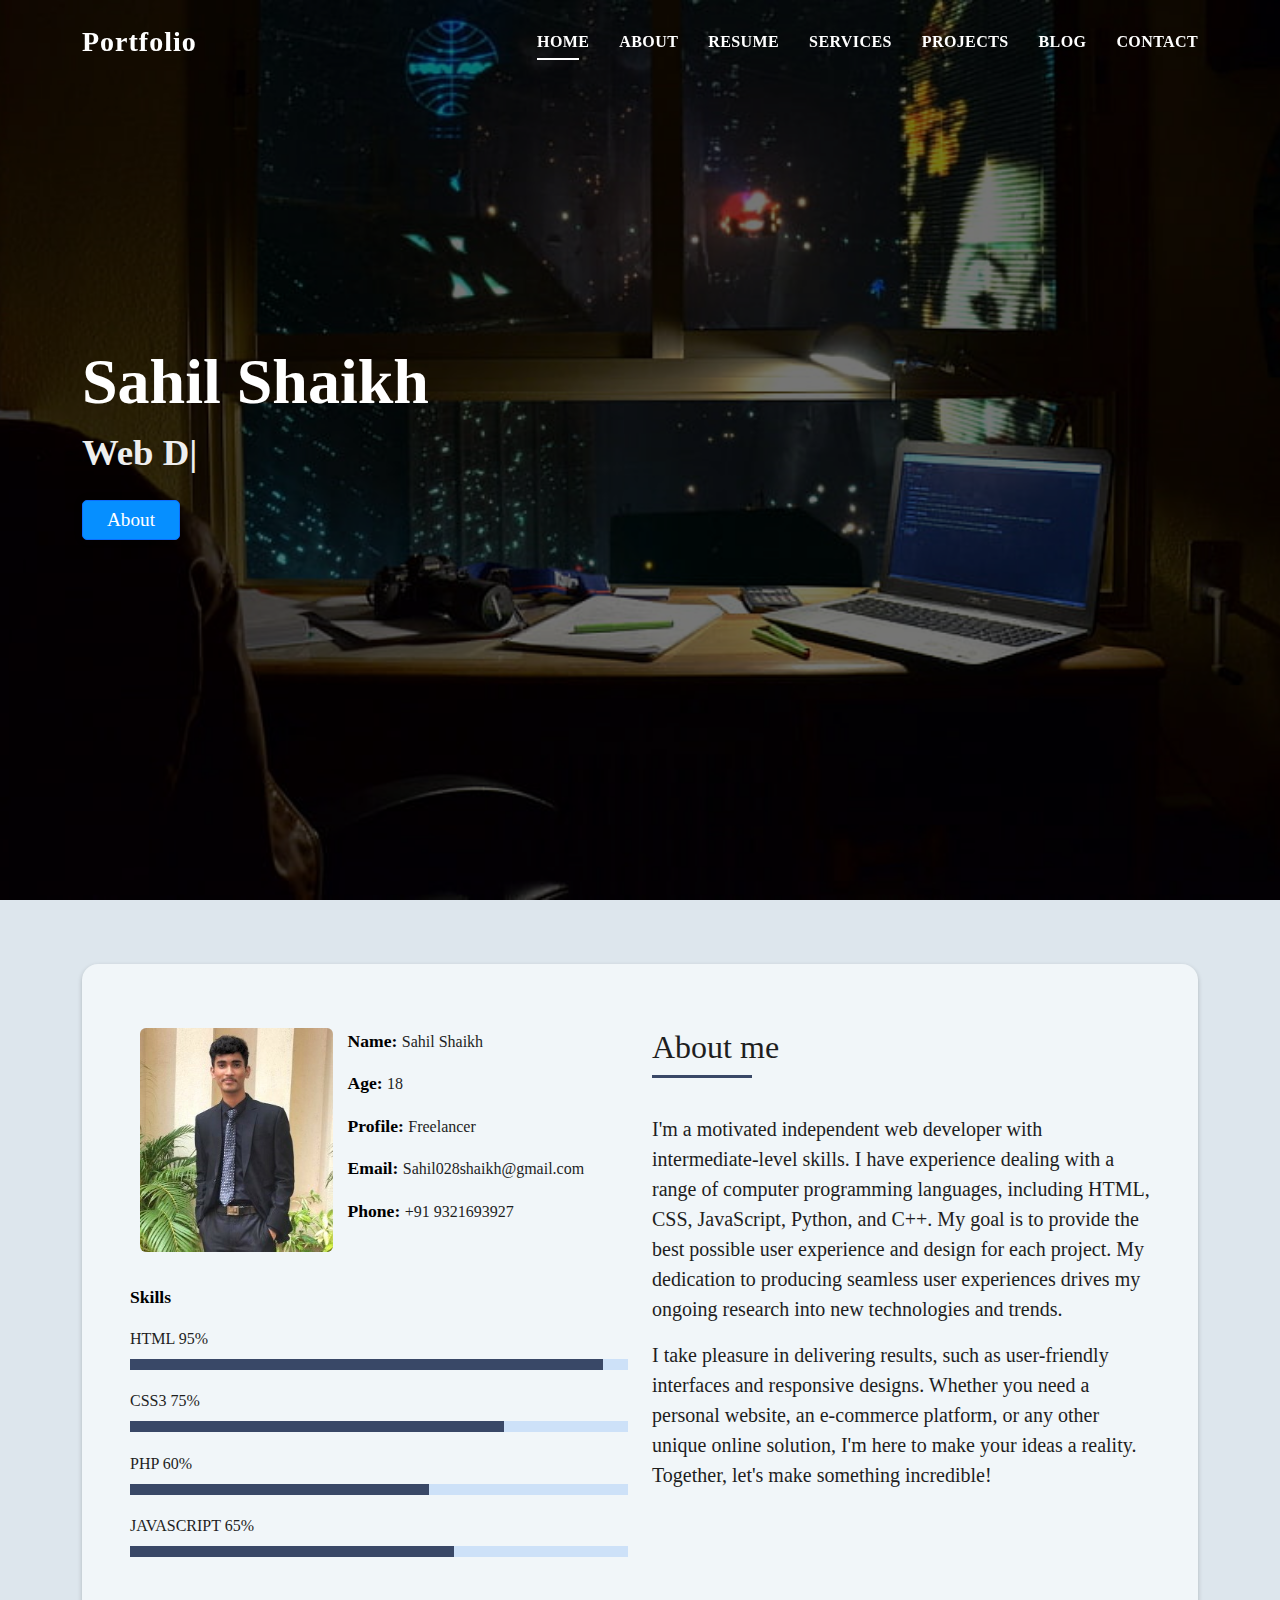
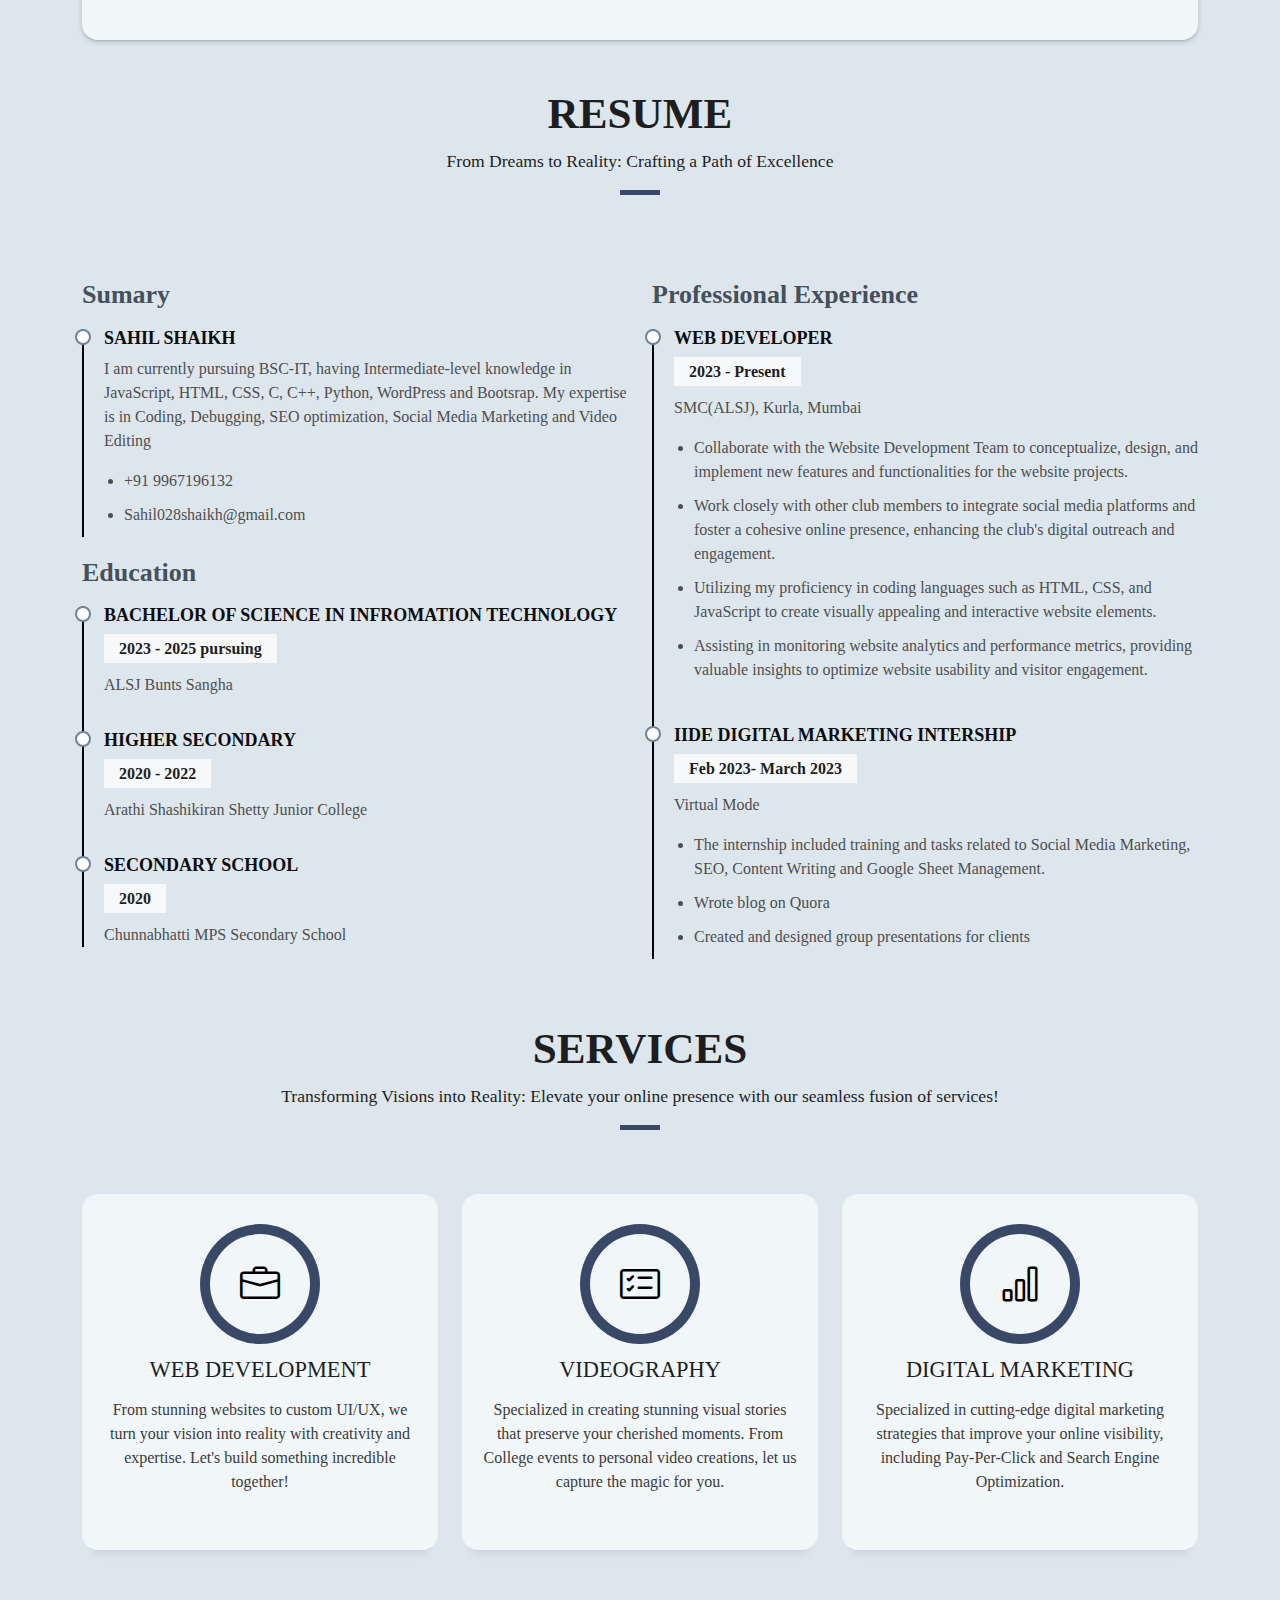
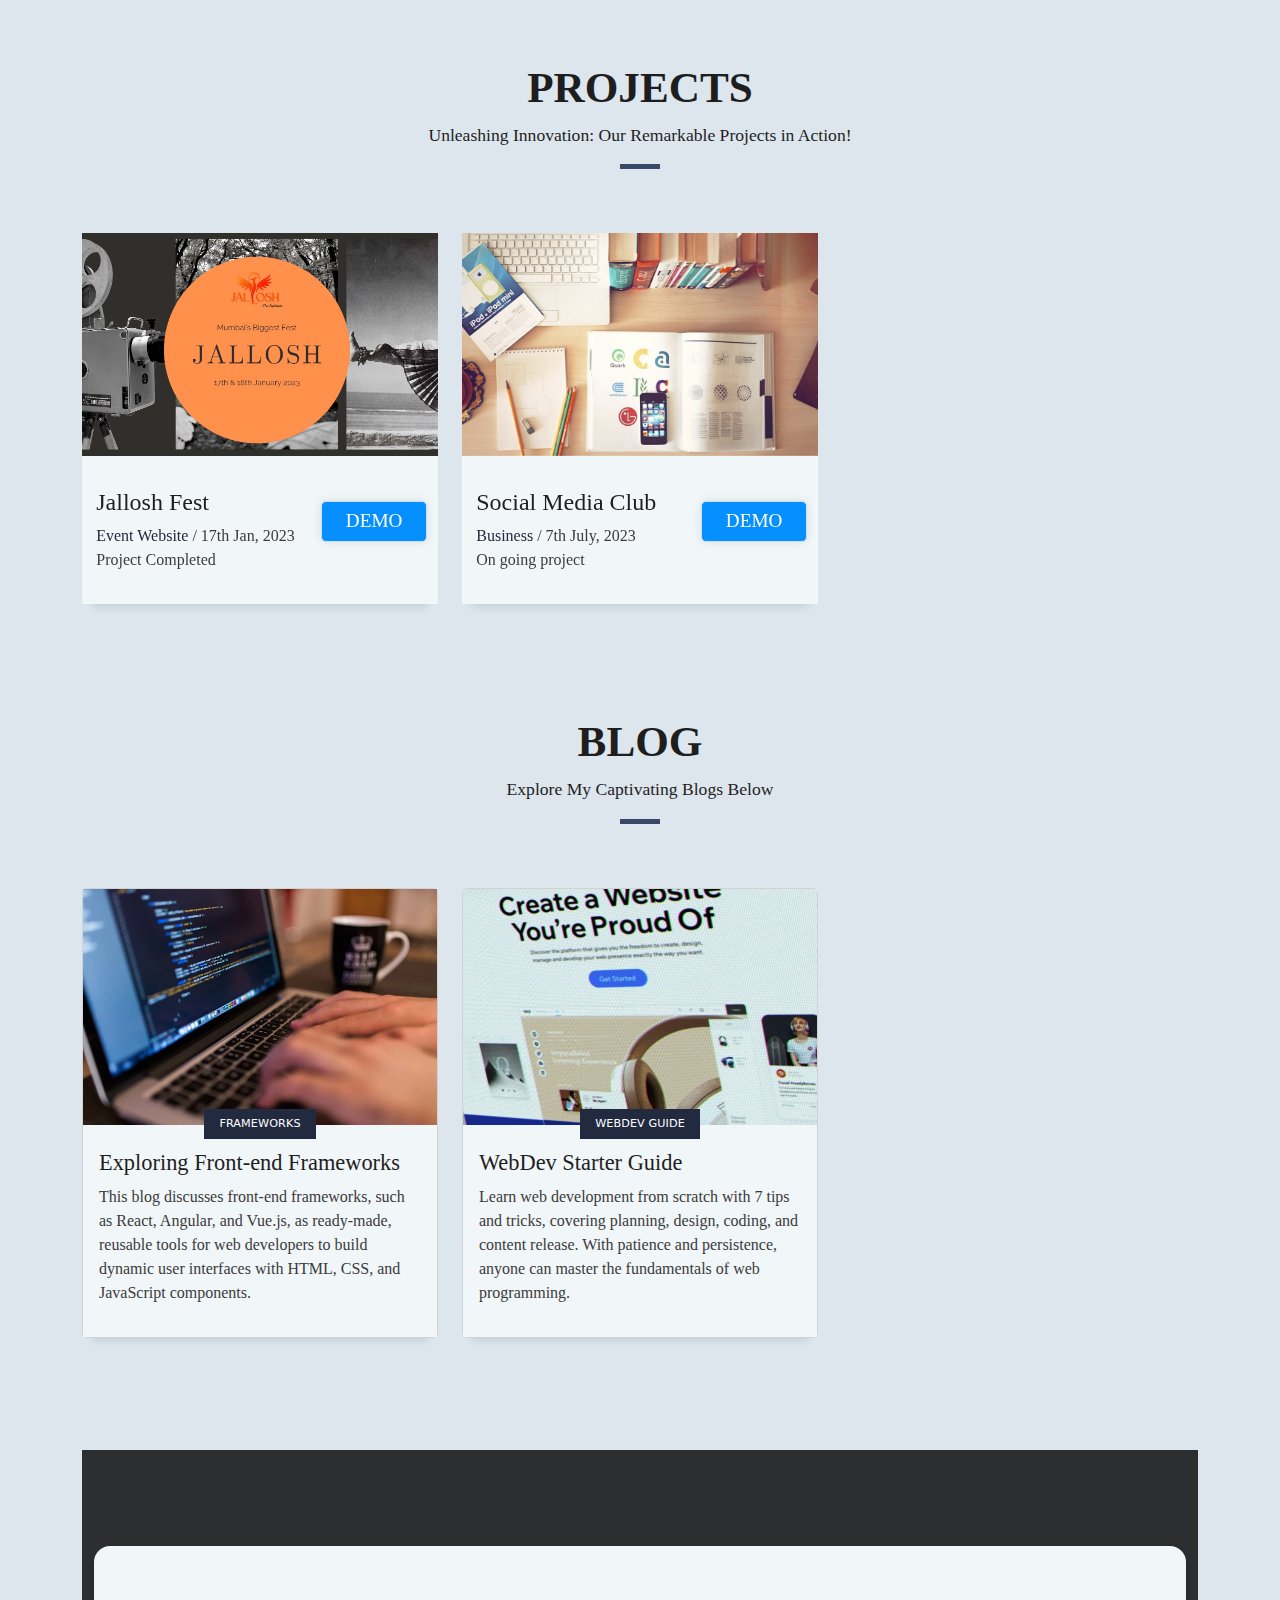
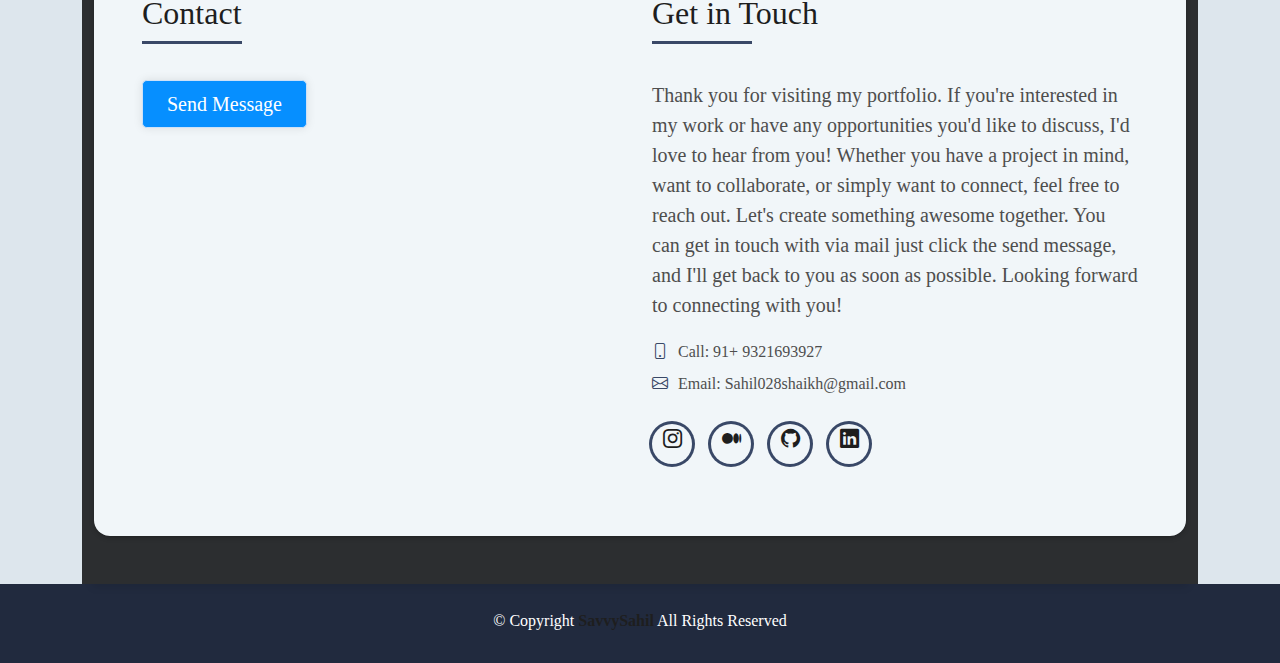
<file: index.html>
<!DOCTYPE html>
<html lang="en">

<head>
  <meta charset="utf-8">
  <meta content="width=device-width, initial-scale=1.0" name="viewport">

  <title>Sahil Portfolio</title>
  <meta content="" name="description">
  <meta content="" name="keywords">

  <!-- Vendor CSS Files -->
  <link href="assets/vendor/bootstrap/css/bootstrap.min.css" rel="stylesheet">
  <link href="assets/vendor/bootstrap-icons/bootstrap-icons.css" rel="stylesheet">
  <link href="assets/vendor/glightbox/css/glightbox.min.css" rel="stylesheet">
  <link href="assets/vendor/swiper/swiper-bundle.min.css" rel="stylesheet">

  <!-- Template Main CSS File -->
  <link href="assets/css/style.css" rel="stylesheet">
</head>

<body>

  <!-- ======= Header ======= -->
  <header id="header" class="fixed-top">
    <div class="container d-flex align-items-center justify-content-between">

      <h1 class="logo"><a href="index.html">Portfolio</a></h1>
      <!-- Uncomment below if you prefer to use an image logo -->
      <!--<a href="index.html" class="logo"><img src="assets/img/logo1.png" alt="" class="img-fluid"></a>-->

      <nav id="navbar" class="navbar">
        <ul>
          <li><a class="nav-link scrollto active" href="#hero">Home</a></li>
          <li><a class="nav-link scrollto" href="#about">About</a></li>
          <li><a class="nav-link scrollto" href="#resume">Resume</a></li>
          <li><a class="nav-link scrollto" href="#services">Services</a></li>
          <li><a class="nav-link scrollto " href="#work">Projects</a></li>
          <li><a class="nav-link scrollto " href="#blog">Blog</a></li>
          <li><a class="nav-link scrollto" href="#contact">Contact</a></li>
        </ul>
        <i class="bi bi-list mobile-nav-toggle"></i>
      </nav><!-- .navbar -->

    </div>
  </header><!-- End Header -->

  <!-- ======= Hero Section ======= -->
  <div id="hero" class="hero route bg-image" style="background-image: url(assets/img/bgg-hero.jpg)">
    <div class="overlay-itro"></div>
    <div class="hero-content display-table">
      <div class="table-cell">
        <div class="container">
          <h1 class="hero-title mb-1">Sahil Shaikh</h1>
          <p class="hero-subtitle"><span class="typed" data-typed-items="Web Developer, Freelancer, Videographer"></span>
          </p>
          <p class="pt-1"><a class="btn btn-primary butto-a btn js-scroll px-4" href="#about" role="button">About</a></p>
        </div>
      </div>
    </div>
  </div><!-- End Hero Section -->

  <main id="main">

    <!-- ======= About Section ======= -->
    <section id="about" class="about-mf sect-pt4 route">
      <div class="container">
        <div class="row">
          <div class="col-sm-12">
            <div class="box-shadow-full">
              <div class="row">
                <div class="col-md-6">
                  <div class="row">
                    <div class="col-sm-6 col-md-5">
                      <div class="about-img">
                        <img src="assets/img/Sahil Pic.jpeg" class="img-fluid rounded b-shadow-a" alt="">
                      </div>
                    </div>
                    <div class="col-sm-6 col-md-7">
                      <div class="about-info">
                        <p><span class="title-s">Name: </span> <span>Sahil Shaikh</span></p>
                        <p><span class="title-s">Age: </span> <span>18</span></p>
                        <p><span class="title-s">Profile: </span> <span>Freelancer</span></p>
                        <p><span class="title-s">Email: </span> <span>Sahil028shaikh@gmail.com</span></p>
                        <p><span class="title-s">Phone: </span> <span>+91 9321693927</span></p>
                      </div>
                    </div>
                  </div>
                  <div class="skill-mf">
                    <p class="title-s">Skills</p>
                    <span>HTML</span> <span class="pull-right">95%</span>
                    <div class="progress">
                      <div class="progress-bar" role="progressbar" style="width: 95%;" aria-valuenow="95"
                        aria-valuemin="0" aria-valuemax="100"></div>
                    </div>
                    <span>CSS3</span> <span class="pull-right">75%</span>
                    <div class="progress">
                      <div class="progress-bar" role="progressbar" style="width: 75%" aria-valuenow="75"
                        aria-valuemin="0" aria-valuemax="100"></div>
                    </div>
                    <span>PHP</span> <span class="pull-right">60%</span>
                    <div class="progress">
                      <div class="progress-bar" role="progressbar" style="width: 60%" aria-valuenow="60"
                        aria-valuemin="0" aria-valuemax="100"></div>
                    </div>
                    <span>JAVASCRIPT</span> <span class="pull-right">65%</span>
                    <div class="progress">
                      <div class="progress-bar" role="progressbar" style="width: 65%" aria-valuenow="65"
                        aria-valuemin="0" aria-valuemax="100"></div>
                    </div>
                  </div>
                </div>
                <div class="col-md-6">
                  <div class="about-me pt-4 pt-md-0">
                    <div class="title-box-2">
                      <h5 class="title-left">
                        About me
                      </h5>
                    </div>
                    <p class="lead">
                      <strong>
                       I'm a motivated independent web developer with intermediate-level skills.
                       I have experience dealing with a range of computer programming languages, including HTML, CSS, JavaScript, Python, and C++.
                       My goal is to provide the best possible user experience and design for each project.
                       My dedication to producing seamless user experiences drives my ongoing research into new technologies and trends.
                      </strong>
                    </p>
                    <p class="lead"><strong>
                        I take pleasure in delivering results, such as user-friendly interfaces and responsive designs. 
                        Whether you need a personal website, an e-commerce platform, or any other unique online solution,
                        I'm here to make your ideas a reality. Together, let's make something incredible!
                      </strong></p>
                  </div>
                </div>
              </div>
            </div>
          </div>
        </div>
      </div>
    </section><!-- End About Section -->

    <!-- ======= Resume Section ======= -->
    <section id="resume" class="resume">
      <div class="container" data-aos="fade-up">

        <div class="title-box text-center">
          <h3 class="title-a">
            Resume
          </h3>
          <p class="subtitle-a" class="resume-description">From Dreams to Reality: Crafting a Path of Excellence</p>
          <div class="line-mf"></div>
        </div>

        <div class="row">
          <div class="col-lg-6">
            <h3 class="resume-title">Sumary</h3>
            <div class="resume-item pb-0">
              <h4>Sahil Shaikh</h4>
              <p class="resume-description">I am currently pursuing BSC-IT, having Intermediate-level knowledge in
                JavaScript, HTML, CSS, C, C++, Python, WordPress and Bootsrap.
                My expertise is in Coding, Debugging, SEO optimization, Social Media Marketing and Video Editing</p>
              <ul>
                <li class="resume-description">+91 9967196132</li>
                <li class="resume-description">Sahil028shaikh@gmail.com</li>
              </ul>
            </div>

            <h3 class="resume-title">Education</h3>
            <div class="resume-item">
              <h4>Bachelor of Science in Infromation Technology</h4>
              <h5>2023 - 2025 pursuing</h5>
              <p class="resume-description">ALSJ Bunts Sangha </p>

            </div>
            <div class="resume-item">
              <h4>Higher Secondary</h4>
              <h5>2020 - 2022</h5>
              <p class="resume-description">Arathi Shashikiran Shetty Junior College</p>
            </div>
            <div class="resume-item">
              <h4>Secondary School</h4>
              <h5>2020 </h5>
              <p class="resume-description"> Chunnabhatti MPS Secondary School</p>
            </div>
          </div>
          <div class="col-lg-6">
            <h3 class="resume-title">Professional Experience</h3>
            <div class="resume-item">
              <h4>Web Developer</h4>
              <h5>2023 - Present</h5>
              <p class="resume-description">SMC(ALSJ), Kurla, Mumbai </p>
              <ul>
                <li class="resume-description">Collaborate with the Website Development Team to conceptualize, design,
                  and implement new features and functionalities for the website projects.</li>
                <li class="resume-description">Work closely with other club members to integrate social media platforms
                  and foster a cohesive online presence, enhancing the club's digital outreach and engagement. </li>
                <li class="resume-description">Utilizing my proficiency in coding languages such as HTML, CSS, and
                  JavaScript to create visually appealing and interactive website elements.</li>
                <li class="resume-description">Assisting in monitoring website analytics and performance metrics,
                  providing valuable insights to optimize website usability and visitor engagement.</li>
              </ul>
            </div>
            <div class="resume-item">
              <h4>IIDE Digital Marketing intership</h4>
              <h5>Feb 2023- March 2023</h5>
              <p class="resume-description">Virtual Mode</p>
              <ul>
                <li class="resume-description">The internship included training and tasks related to Social Media
                  Marketing, SEO, Content
                  Writing and Google Sheet Management.</li>
                <li class="resume-description">Wrote blog on Quora</li>
                <li class="resume-description">Created and designed group presentations for clients </li>
              </ul>
            </div>
          </div>
        </div>

      </div>
    </section><!-- End Resume Section -->

    <!-- ======= Services Section ======= -->
    <section id="services" class="services-mf pt-5 route"> 
      <div class="container">
        <div class="row">
          <div class="col-sm-12">
            <div class="title-box text-center">
              <h3 class="title-a">
                Services
              </h3>
              <p class="subtitle-a">
                Transforming Visions into Reality: Elevate your online presence with our seamless fusion of services!
              </p>
              <div class="line-mf"></div>
            </div>
          </div>
        </div>
        <div class="row">
          <div class="col-md-4">
            <div class="service-box">
              <div class="service-ico">
                <span class="ico-circle"><i class="bi bi-briefcase"></i></span>
              </div>
              <div class="service-content">
                <h2 class="s-title">Web Development</h2>
                <p class="s-description text-center">
                  From stunning websites to custom UI/UX, we turn your vision into reality with creativity and
                  expertise. Let's build something incredible together!
                </p>
              </div>
            </div>
          </div>
          <div class="col-md-4">
            <div class="service-box">
              <div class="service-ico">
                <span class="ico-circle"><i class="bi bi-card-checklist"></i></span>
              </div>
              <div class="service-content">
                <h2 class="s-title">Videography</h2>
                <p class="s-description text-center">
                  Specialized in creating stunning visual stories that preserve your cherished moments. From College events
                  to personal video creations, let us capture the magic for you.
                </p>
              </div>
            </div>
          </div>
          <div class="col-md-4">
            <div class="service-box">
              <div class="service-ico">
                <span class="ico-circle"><i class="bi bi-bar-chart"></i></span>
              </div>
              <div class="service-content">
                <h2 class="s-title">Digital Marketing</h2>
                <p class="s-description text-center">
                  Specialized in cutting-edge digital marketing strategies that improve your online visibility, including Pay-Per-Click and Search Engine Optimization.
                </p>
              </div>
            </div>
          </div>
        </div>
      </div>
    </section><!-- End Services Section -->


    <!-- ======= Counter Section ======= -
    <div class="section-counter paralax-mf bg-image" style="background-image: url(assets/img/counters-bg.jpg)">
      <div class="overlay-mf"></div>
      <div class="container position-relative">
        <div class="row">
          <div class="col-sm-3 col-lg-3">
            <div class="counter-box counter-box pt-4 pt-md-0">
              <div class="counter-ico">
                <span class="ico-circle"><i class="bi bi-check"></i></span>
              </div>
              <div class="counter-num">
                <p data-purecounter-start="0" data-purecounter-end="450" data-purecounter-duration="1" class="counter purecounter"></p>
                <span class="counter-text">WORKS COMPLETED</span>
              </div>
            </div>
          </div>
          <div class="col-sm-3 col-lg-3">
            <div class="counter-box pt-4 pt-md-0">
              <div class="counter-ico">
                <span class="ico-circle"><i class="bi bi-journal-richtext"></i></span>
              </div>
              <div class="counter-num">
                <p data-purecounter-start="0" data-purecounter-end="25" data-purecounter-duration="1" class="counter purecounter"></p>
                <span class="counter-text">YEARS OF EXPERIENCE</span>
              </div>
            </div>
          </div>
          <div class="col-sm-3 col-lg-3">
            <div class="counter-box pt-4 pt-md-0">
              <div class="counter-ico">
                <span class="ico-circle"><i class="bi bi-people"></i></span>
              </div>
              <div class="counter-num">
                <p data-purecounter-start="0" data-purecounter-end="550" data-purecounter-duration="1" class="counter purecounter"></p>
                <span class="counter-text">TOTAL CLIENTS</span>
              </div>
            </div>
          </div>
          <div class="col-sm-3 col-lg-3">
            <div class="counter-box pt-4 pt-md-0">
              <div class="counter-ico">
                <span class="ico-circle"><i class="bi bi-award"></i></span>
              </div>
              <div class="counter-num">
                <p data-purecounter-start="0" data-purecounter-end="48" data-purecounter-duration="1" class="counter purecounter"></p>
                <span class="counter-text">AWARD WON</span>
              </div>
            </div>
          </div>
        </div>
      </div>
    </div>--><!-- End Counter Section -->

    <!-- ======= Project Section ======= -->
    <section id="work" class="portfolio-mf sect-pt4 route">
      <div class="container">
        <div class="row">
          <div class="col-sm-12">
            <div class="title-box text-center">
              <h3 class="title-a">
                Projects
              </h3>
              <p class="subtitle-a">
                Unleashing Innovation: Our Remarkable Projects in Action!
              </p>
              <div class="line-mf"></div>
            </div>
          </div>
        </div>
        <div class="row">
          <div class="col-md-4">
            <div class="work-box">
              <a href="https://jallosh.in/" data-gallery="portfolioGallery" class="portfolio-lightbox">
                <div class="work-img">
                  <img src="assets/img/work-1.jpg" alt="" class="img-fluid">
                </div>
              </a>
              <div class="work-content">
                <div class="row">
                  <div class="col-sm-8">
                    <h2 class="w-title">Jallosh Fest</h2>
                    <div class="w-more">
                      <span class="w-ctegory">Event Website</span> / <span class="w-date">17th Jan, 2023</span>
                      <p>Project Completed</p>
                    </div>
                  </div>
                  <div class="col-sm-4">
                    <div class="w-like">
                      <a href="https://jallosh.in/"> <span class="btn btn-primary button-a btn js-scroll px-4"
                          role="button">DEMO</span></a>
                    </div>
                  </div>
                </div>
              </div>
            </div>
          </div>
          <div class="col-md-4">
            <div class="work-box">
              <a href="assets/img/work-2.jpg" data-gallery="portfolioGallery" class="portfolio-lightbox">
                <div class="work-img">
                  <img src="assets/img/work-2.jpg" alt="" class="img-fluid">
                </div>
              </a>
              <div class="work-content">
                <div class="row">
                  <div class="col-sm-8">
                    <h2 class="w-title">Social Media Club</h2>
                    <div class="w-more">
                      <span class="w-ctegory">Business</span> / <span class="w-date">7th July, 2023</span>
                      <p>On going project</p>
                    </div>
                  </div>
                  <div class="col-sm-4">
                    <div class="w-like">
                      <a href=""><span class="btn btn-primary button-a btn js-scroll px-4" role="button">DEMO</span></a>
                    </div>
                  </div>
                </div>
              </div>
            </div>
          </div>
        </div>
      </div>
    </section><!-- End Project Section -->

    <!-- ======= Testimonials Section ======= -
    <div class="testimonials paralax-mf bg-image" style="background-image: url(assets/img/overlay-bg.jpg)">
      <div class="overlay-mf"></div>
      <div class="container">
        <div class="row">
          <div class="col-md-12">

            <div class="testimonials-slider swiper" data-aos="fade-up" data-aos-delay="100">
              <div class="swiper-wrapper">

                <div class="swiper-slide">
                  <div class="testimonial-box">
                    <div class="author-test">
                      <img src="" alt="" class="rounded-circle b-shadow-a">
                      <span class="author">ABC</span>
                    </div>
                    <div class="content-test">
                      <p class="description lead">
                        Hello
                      </p>
                    </div>
                  </div>
                </div><-- End testimonial item --

                <div class="swiper-slide">
                  <div class="testimonial-box">
                    <div class="author-test">
                      <img src="" alt="" class="rounded-circle b-shadow-a">
                      <span class="author">ABC</span>
                    </div>
                    <div class="content-test">
                      <p class="description lead">
                        Hello
                      </p>
                    </div>
                  </div>
                </div><-- End testimonial item --
              </div>
              <div class="swiper-pagination"></div>
            </div>

            <!-- <div id="testimonial-mf" class="owl-carousel owl-theme">
          
        </div> --
          </div>
        </div>
      </div>
    </div><!-- End Testimonials Section -->

    <!-- ======= Blog Section ======= -->
    <section id="blog" class="blog-mf sect-pt4 route">
      <div class="container">
        <div class="row">
          <div class="col-sm-12">
            <div class="title-box text-center">
              <h3 class="title-a">
                Blog
              </h3>
              <p class="subtitle-a">
                Explore My Captivating Blogs Below
              </p>
              <div class="line-mf"></div>
            </div>
          </div>
        </div>

        <div class="row">
          <div class="col-md-4">
            <div class="card card-blog">
              <div class="card-img">
                <a
                  href="https://medium.com/@sahilaaqil28/exploring-front-end-frameworks-a-comparative-study-of-react-angular-and-vue-js-7686ccee5f7f"><img
                    src="assets/img/post-1.jpg" alt="" class="img-fluid"></a>
              </div>
              <div class="card-body">
                <div class="card-category-box">
                  <div class="card-category">
                    <h6 class="category">Frameworks</h6>
                  </div>
                </div>
                <h3 class="card-title"><a
                    href="https://medium.com/@sahilaaqil28/exploring-front-end-frameworks-a-comparative-study-of-react-angular-and-vue-js-7686ccee5f7f">Exploring
                    Front-end Frameworks</a></h3>
                <p class="card-description">
                  This blog discusses front-end frameworks, such as React, Angular, and Vue.js, as ready-made,
                  reusable tools for web developers to build dynamic user interfaces with HTML, CSS, and JavaScript components.
                </p>
              </div>
            </div>
          </div>

          <div class="col-md-4">
            <div class="card card-blog">
              <div class="card-img">
                <a href="https://medium.com/@sahilaaqil28/beginners-guide-7-tips-and-tricks-for-learning-web-development-from-scratch-ef116ea8af46"><img src="assets/img/post-2.jpg" alt="" class="img-fluid"></a>
              </div>
              <div class="card-body">
                <div class="card-category-box">
                  <div class="card-category">
                    <h6 class="category">WebDev Guide</h6>
                  </div>
                </div>
                <h3 class="card-title"><a href="https://medium.com/@sahilaaqil28/beginners-guide-7-tips-and-tricks-for-learning-web-development-from-scratch-ef116ea8af46">WebDev Starter Guide</a></h3>
                <p class="card-description">
                  Learn web development from scratch with 7 tips and tricks, covering planning, design, coding, 
                  and content release. With patience and persistence, anyone can master the fundamentals of web programming.
                </p>
              </div>
            </div>
          </div>
        </div>
          <!--
          <div class="col-md-4">
            <div class="card card-blog">
              <div class="card-img">
                <a href="blog-single.html"><img src="assets/img/post-3.jpg" alt="" class="img-fluid"></a>
              </div>
              <div class="card-body">
                <div class="card-category-box">
                  <div class="card-category">
                    <h6 class="category">Web Design</h6>
                  </div>
                </div>
                <h3 class="card-title"><a href="blog-single.html">See more ideas about Travel</a></h3>
                <p class="card-description">
                  Proin eget tortor risus. Pellentesque in ipsum id orci porta dapibus. Praesent sapien massa, convallis
                  a pellentesque nec,
                  egestas non nisi.
                </p>
              </div>
              <div class="card-footer">
                <div class="post-author">
                  <a href="#">
                    <img src="assets/img/testimonial-2.jpg" alt="" class="avatar rounded-circle">
                    <span class="author">Morgan Freeman</span>
                  </a>
                </div>
                <div class="post-date">
                  <span class="bi bi-clock"></span> 10 min
                </div>
              </div>
            </div>
          </div>
        </div>
      </div>
    </section>--><!-- End Blog Section -->

    <!-- ======= Contact Section ======= -->
    <section id="contact" class="paralax-mf footer-paralax bg-image sect-mt4 route" style="background-image: url(assets/img/overlay-bg.jpg)">
      <div class="overlay-mf"></div>
      <div class="container">
        <div class="row">
          <div class="col-sm-12">
            <div class="contact-mf">
              <div id="contact" class="box-shadow-full">
                <div class="row">
                  <div class="col-md-6">
                    <div class="title-box-2">
                      <h5 class="title-left">
                        Contact
                      </h5>
                    </div>
                    <div>    
                      <a href="mailto:sahil028shaikh@gmail.com">
                        <button type="submit" class="btn btn-primary button-big button-a btn-lg js-scroll px-4">Send Message</button>
                      </a>
                    </div>
                    <!--div>
                      <form action="forms/contact.php" method="post" role="form" class="php-email-form">
                        <div class="row">
                          <div class="col-md-12 mb-3">
                            <div class="form-group">
                              <input type="text" name="name" class="form-control" id="name" placeholder="Your Name" required>
                            </div>
                          </div>
                          <div class="col-md-12 mb-3">
                            <div class="form-group">
                              <input type="email" class="form-control" name="email" id="email" placeholder="Your Email" required>
                            </div>
                          </div>
                          <div class="col-md-12 mb-3">
                            <div class="form-group">
                              <input type="text" class="form-control" name="subject" id="subject" placeholder="Subject" required>
                            </div>
                          </div>
                          <div class="col-md-12">
                            <div class="form-group">
                              <textarea class="form-control" name="message" rows="5" placeholder="Message" required></textarea>
                            </div>
                          </div>
                          <div class="col-md-12 text-center my-3">
                            <div class="loading">Loading</div>
                            <div class="error-message"></div>
                            <div class="sent-message">Your message has been sent. Thank you!</div>
                          </div>
                          <div class="col-md-12 text-center">
                            <button type="submit" class="button button-a button-big button-rouded">Send Message</button>
                          </div>
                        </div>
                      </form>
                    </div-->
                  </div>
                  <div class="col-md-6">
                    <div class="title-box-2 pt-4 pt-md-0">
                      <h5 class="title-left">
                        Get in Touch
                      </h5>
                    </div>
                    <div class="more-info">
                      <p class="lead">
                       <strong>Thank you for visiting my portfolio. If you're interested in my work or have any opportunities you'd like to discuss,
                       I'd love to hear from you! Whether you have a project in mind, want to collaborate, or simply want to connect,
                       feel free to reach out. Let's create something awesome together. You can get in touch with via mail just click the send message, 
                       and I'll get back to you as soon as possible. Looking forward to connecting with you!</strong>
                      </p>
                      <ul class="list-ico">
                        <li><span class="bi bi-phone"></span>Call: 91+ 9321693927</li>
                        <li><span class="bi bi-envelope"></span>Email: Sahil028shaikh@gmail.com</li>
                      </ul>
                    </div>
                    <div class="socials">
                      <ul>
                        <li><a href="https://www.instagram.com/sahilshaikh_2809/"><span class="ico-circle"><i class="bi bi-instagram"></i></span></a></li>
                        <li><a href="https://medium.com/@sahilaaqil28"><span class="ico-circle"><i class="bi bi-medium"></i></span></a></li>
                        <li><a href="https://github.com/SaavySahil"><span class="ico-circle"><i class="bi bi-github"></i></span></a></li>
                        <li><a href="https://www.linkedin.com/in/sahil-shaikh-a374b6249/"><span class="ico-circle"><i class="bi bi-linkedin"></i></span></a></li>
                      </ul>
                    </div>
                  </div>
                </div>
              </div>
            </div>
          </div>
        </div>
      </div>
    </section><!-- End Contact Section -->

  </main><!-- End #main -->

  <!-- ======= Footer ======= -->
  <footer>
    <div class="container">
      <div class="row">
        <div class="col-sm-12">
          <div class="copyright-box">
            <p class="copyright">&copy; Copyright <a
                href="https://github.com/SaavySahil"><strong>SavvySahil</strong></a> All Rights Reserved</p>
          </div>
        </div>
      </div>
    </div>
  </footer><!-- End  Footer -->

  <div id="preloader"></div>
  <a href="#" class="back-to-top d-flex align-items-center justify-content-center"><i
      class="bi bi-arrow-up-short"></i></a>

  <!-- Vendor JS Files -->
  <script src="assets/vendor/purecounter/purecounter_vanilla.js"></script>
  <script src="assets/vendor/bootstrap/js/bootstrap.bundle.min.js"></script>
  <script src="assets/vendor/glightbox/js/glightbox.min.js"></script>
  <script src="assets/vendor/swiper/swiper-bundle.min.js"></script>
  <script src="assets/vendor/typed.js/typed.umd.js"></script>
  <script src="assets/vendor/php-email-form/validate.js"></script>

  <!-- Template Main JS File -->
  <script src="assets/js/main.js"></script>

</body>

</html>
</file>
<file: assets/css/style.css>
body {
  background-color: #DDE6ED;
  color: #4e4e4e;
}

h1,
h2,
h3,
h4,
h5,
h6 {
  color: #1e1e1e;
}

a {
  color: #1e1e1e;
  text-decoration: none;
  transition: all 0.5s ease-in-out;
}

a:hover {
  color: #9BA4B5;
  text-decoration: none;
  transition: all 0.5s ease-in-out;
}

.p-r {
  position: relative;
}

.color-a {
  text-decoration: none;
  color: #9BA4B5;
}

.color-d {
  color: #f5f5f5;
}

.color-text-a {
  text-decoration: none;
  color: #4e4e4e;
}

.box-shadow,
.card-blog,
.work-box,
.service-box,
.paralax-mf {
  box-shadow: 0 13px 8px -10px rgba(0, 0, 0, 0.1);
}

.box-shadow-a,
.button:hover {
  text-decoration: none;
  box-shadow: 0 0 0 4px #000000;
}

.display-5 {
  font-size: 2.5rem;
  font-weight: 300;
  line-height: 1.1;
}

.display-6 {
  font-size: 2rem;
  font-weight: 300;
  line-height: 1.1;
}

.avatar {
  width: 32px;
  height: 32px;
  margin-right: 4px;
  overflow: hidden;
}

.bg-image {
  background-repeat: no-repeat;
  background-attachment: fixed;
  background-size:cover;
  background-position: center center;
  
}

@media (max-width: 1024px) {
  .bg-image {
    background-attachment: scroll;
  }
}

.overlay-mf {
  background-color: #000000;
}

.overlay-mf {
  position: absolute;
  top: 0;
  left: 0px;
  padding: 0;
  height: 100%;
  width: 100%;
  opacity: 0.8;
}

.paralax-mf {
  position:relative;
  padding: 7rem 0;
}

.display-table {
  width: 100%;
  height: 100%;
  display: table;
}

.table-cell {
  display: table-cell;
  vertical-align: middle;
}

/*--/ Sections /--*/
.sect-4 {
  padding: 4rem 0;
}

.sect-pt4 {
  padding-top: 4rem;
}

.sect-mt4 {
  margin-top: 4rem;
}


/*--/ Title s /--*/
.title-s {
  font-weight: 600;
  color: #000000;
  font-size: 1.1rem;
}

/*--/ Title A /--*/
.title-box {
  margin-bottom: 4rem;
}

.title-a {
  text-decoration: none;
  font-size: 2.7rem;
  font-weight: bold;
  font-family: serif;
  text-transform: uppercase;
}

.subtitle-a {
  text-decoration: none;
  font-size:1.1rem;
  font-family:serif;
  color: #1e1e1e;
}

.line-mf {
  width: 40px;
  height: 5px;
  background-color: #394867;
  margin: 0 auto;
}

/*--/ Title Left /--*/
.title-box-2 {
  margin-bottom: 3rem;
}

.title-left {
  font-size: 2rem;
  position: relative;
}

.title-left:before {
  content: "";
  position: absolute;
  height: 3px;
  background-color: #394867;
  width: 100px;
  bottom: -12px;
}

/*------/ Box /------*/
.box-pl2 {
  padding-left: 2rem;
}

.box-shadow-full {
  padding: 3rem 1.25rem;
  border-radius: 1rem;
  position: relative;
  background-color: #F1F6F9;
  font-family: serif;
  margin-bottom: 3rem;
  z-index: 2;
  box-shadow: 0 1px 1px 0 rgba(0, 0, 0, 0.06), 0 2px 5px 0 rgba(0, 0, 0, 0.2);
}

@media (min-width: 768px) {
  .box-shadow-full {
    padding: 3rem;
  }
}

/*------/ Socials /------*/
.socials {
  padding: 1.5rem 0;
}

.socials ul li {
  display: inline-block;
}

.socials .ico-circle {
  height: 40px;
  width: 40px;
  font-size: 1.2rem;
  border-radius: 50%;
  line-height: 1.6;
  margin: 0 15px 0 0;
  box-shadow: 0 0 0 3px #394867;
  transition: all 500ms ease;
}

.socials .ico-circle:hover {
  background-color: #394867;
  color: #fff;
  box-shadow: 0 0 0 3px #cde1f8;
  transition: all 500ms ease;
}

/*------/ Ul resect /------*/
.ul-resect,
.widget-tags ul,
.widget-sidebar .list-sidebar,
.box-comments .list-comments,
.blog-wrapper .post-meta ul,
.list-ico,
.socials ul {
  list-style: none;
  padding-left: 0;
  margin-bottom: 0;
}

.list-ico {
  line-height: 2;
}

.list-ico span {
  color: #394867;
  margin-right: 10px;
}

/*------/ Ico Circle /------*/
.ico-circle {
  height: 100px;
  width: 100px;
  font-size: 2rem;
  font-family: serif;
  border-radius: 50%;
  line-height: 1.55;
  margin: 0 auto;
  text-align: center;
  box-shadow: 0 0 0 10px #394867;
  display: block;
}

/*------/ Owl Carousel /------*/
.owl-theme .owl-dots {
  text-align: center;
  margin-top: 18px;
}

.owl-theme .owl-dots .owl-dot {
  display: inline-block;
}

.owl-theme .owl-dots .owl-dot span {
  width: 18px;
  height: 7px;
  margin: 5px 5px;
  background: #cde1f8;
  border: 0px solid #cde1f8;
  display: block;
  transition: all 0.6s ease-in-out;
  cursor: pointer;
}

.owl-theme .owl-dots .owl-dot:hover span {
  background-color: #cde1f8;
}

.owl-theme .owl-dots .owl-dot.active span {
  background-color: #1B1B1B;
  width: 25px;
}

/*--/ Scrolltop s /--*/
.scrolltop-mf {
  position: relative;
  display: none;
}

.scrolltop-mf span {
  z-index: 999;
  position: fixed;
  width: 42px;
  height: 42px;
  background-color: #394867;
  opacity: 0.7;
  font-size: 1.6rem;
  font-family: serif;
  line-height: 1.5;
  text-align: center;
  color: #fff;
  top: auto;
  left: auto;
  right: 30px;
  bottom: 50px;
  cursor: pointer;
  border-radius: 50%;
}

/*--------------------------------------------------------------
# Back to top button
--------------------------------------------------------------*/
.back-to-top {
  position: fixed;
  visibility: hidden;
  opacity: 0;
  right: 15px;
  bottom: 15px;
  z-index: 996;
  background: #394867;
  width: 40px;
  height: 40px;
  border-radius: 50px;
  transition: all 0.4s;
}

.back-to-top i {
  font-size: 28px;
  color: #fff;
  line-height: 0;
}

.back-to-top:hover {
  background: #212A3E;
  color: #fff;
}

.back-to-top.active {
  visibility: visible;
  opacity: 1;
}

/*------/ Prelaoder /------*/
#preloader {
  position: fixed;
  top: 0;
  left: 0;
  right: 0;
  bottom: 0;
  z-index: 9999;
  overflow: hidden;
  background: #fff;
}

#preloader:before {
  content: "";
  position: fixed;
  top: calc(50% - 30px);
  left: calc(50% - 30px);
  border: 6px solid #f2f2f2;
  border-top: 6px solid #394867;
  border-radius: 50%;
  width: 60px;
  height: 60px;
  animation: animate-preloader 1s linear infinite;
}

@keyframes animate-preloader {
  0% {
    transform: rotate(0deg);
  }

  100% {
    transform: rotate(360deg);
  }
}

/*------/ Button /------*/
.btn {
  display: inline-block;
  padding: 0.3rem 0.6rem;
  text-align: center;
  vertical-align: middle;
  -moz-user-select: none;
  user-select: none;
  font-size: 1.2rem;
  border-radius: 5px;
  background-color: #068FFF;
    cursor: pointer;
    box-shadow: 0 0 10px rgba(0, 0, 0, 0.1);
    -webkit-transition-duration: 0.3s;
    transition-duration: 0.3s;
    -webkit-transformation-property: box-shadow, transform;
    transition-property: box-shadow, transform;
}

.btn:hover, .btn:focus, .btn:active{
  box-shadow: 0 0 20px rgba(0, 0, 0, 0.5);
  -webkit-transform: scale(1.1);
  transform: scale(1.1) ;
}

.button-a {
  text-decoration: none;
  background-color: #068FFF;
  color: #fff;
  border-color: #cde1f8;
}

.button-big {
  padding: 0.9rem 2.3rem;
  font-size: 1.2rem;
}

.button-rouded {
  border-radius: 5rem;
}

.btn-lg {
  padding: 0.5rem 1rem;
  font-size: 1.25rem;
  font-family: serif;
  line-height: 1.5;
  border-radius: 0.3rem;
}

/*--------------------------------------------------------------
# Header
--------------------------------------------------------------*/
#header {
  transition: all 0.5s;
  z-index: 997;
  padding: 20px 0;
}

#header .logo {
  font-size: 28px;
  font-family:serif;
  margin: 0;
  padding: 0;
  font-weight: 600;
  letter-spacing: 1px;
}

#header .logo a {
  color: #fff;
}

#header .logo img {
  max-height: 40px;
}

#header.header-scrolled {
  background:#212A3E; /*rgba(0, 0, 0, 0.9)*/
  padding: 12px 0;
}

/*--------------------------------------------------------------
# Navigation Menu
--------------------------------------------------------------*/
/**
* Desktop Navigation 
*/
.navbar {
  padding: 0;
}

.navbar ul {
  margin: 0;
  padding: 0;
  display: flex;
  list-style: none;
  align-items: center;
}

.navbar li {
  position: relative;
}

.navbar>ul>li {
  white-space: nowrap;
  padding: 10px 0 10px 30px;
}

.navbar a,
.navbar a:focus {
  display: flex;
  align-items: center;
  font-family: serif;
  justify-content: space-between;
  color: #fff;
  font-size: 16px;
  font-weight: 600;
  padding: 0;
  white-space: nowrap;
  transition: 0.3s;
  letter-spacing: 0.4px;
  position: relative;
  text-transform: uppercase;
}

.navbar a i,
.navbar a:focus i {
  font-size: 12px;
  line-height: 0;
  margin-left: 5px;
}

.navbar>ul>li>a:before {
  content: "";
  position: absolute;
  width: 100%;
  height: 2px;
  bottom: -6px;
  left: 0;
  width: 0;
  background-color: #fff;
  visibility: hidden;
  transition: all 0.3s ease-in-out 0s;
}

.navbar a:hover:before,
.navbar li:hover>a:before,
.navbar .active:before {
  visibility: visible;
  width: 80%;
}

.navbar a:hover,
.navbar .active,
.navbar .active:focus,
.navbar li:hover>a {
  color: #fff;
}

.navbar .dropdown ul {
  display: block;
  position: absolute;
  left: 30px;
  top: calc(100% + 30px);
  margin: 0;
  padding: 10px 0;
  z-index: 99;
  opacity: 0;
  visibility: hidden;
  background: #fff;
  box-shadow: 0px 0px 30px rgba(127, 137, 161, 0.25);
  transition: 0.3s;
}

.navbar .dropdown ul li {
  min-width: 200px;
}

.navbar .dropdown ul a {
  padding: 10px 20px;
  font-size: 14px;
  text-transform: none;
  color: #4e4e4e;
}

.navbar .dropdown ul a i {
  font-size: 12px;
}

.navbar .dropdown ul a:hover,
.navbar .dropdown ul .active:hover,
.navbar .dropdown ul li:hover>a {
  color: #394867;
}

.navbar .dropdown:hover>ul {
  opacity: 1;
  top: 100%;
  visibility: visible;
}

.navbar .dropdown .dropdown ul {
  top: 0;
  left: calc(100% - 30px);
  visibility: hidden;
}

.navbar .dropdown .dropdown:hover>ul {
  opacity: 1;
  top: 0;
  left: 100%;
  visibility: visible;
}

@media (max-width: 1366px) {
  .navbar .dropdown .dropdown ul {
    left: -90%;
  }

  .navbar .dropdown .dropdown:hover>ul {
    left: -100%;
  }
}

/**
* Mobile Navigation 
*/
.mobile-nav-toggle {
  color: #fff;
  font-size: 28px;
  cursor: pointer;
  display: none;
  line-height: 0;
  transition: 0.5s;
}

@media (max-width: 991px) {
  .mobile-nav-toggle {
    display: block;
  }

  .navbar ul {
    display: none;
  }
}

.navbar-mobile {
  position: fixed;
  overflow: hidden;
  top: 0;
  right: 0;
  left: 0;
  bottom: 0;
  background: rgba(78, 78, 78, 0.9);
  transition: 0.3s;
  z-index: 999;
}

.navbar-mobile .mobile-nav-toggle {
  position: absolute;
  top: 15px;
  right: 15px;
}

.navbar-mobile ul {
  display: block;
  position: absolute;
  top: 55px;
  right: 15px;
  bottom: 15px;
  left: 15px;
  padding: 10px 0;
  background-color: #fff;
  overflow-y: auto;
  transition: 0.3s;
}

.navbar-mobile>ul>li {
  padding: 0;
}

.navbar-mobile a:hover:before,
.navbar-mobile li:hover>a:before,
.navbar-mobile .active:before {
  visibility: hidden;
}

.navbar-mobile a,
.navbar-mobile a:focus {
  padding: 10px 20px;
  font-size: 15px;
  color: #4e4e4e;
}

.navbar-mobile a:hover,
.navbar-mobile .active,
.navbar-mobile li:hover>a {
  color: #394867;
}

.navbar-mobile .getstarted,
.navbar-mobile .getstarted:focus {
  margin: 15px;
}

.navbar-mobile .dropdown ul {
  position: static;
  display: none;
  margin: 10px 20px;
  padding: 10px 0;
  z-index: 99;
  opacity: 1;
  visibility: visible;
  background: #fff;
  box-shadow: 0px 0px 30px rgba(127, 137, 161, 0.25);
}

.navbar-mobile .dropdown ul li {
  min-width: 200px;
}

.navbar-mobile .dropdown ul a {
  padding: 10px 20px;
}

.navbar-mobile .dropdown ul a i {
  font-size: 12px;
}

.navbar-mobile .dropdown ul a:hover,
.navbar-mobile .dropdown ul .active:hover,
.navbar-mobile .dropdown ul li:hover>a {
  color: #394867;
}

.navbar-mobile .dropdown>.dropdown-active {
  display: block;
}

/*--------------------------------------------------------------
# Hero Section
--------------------------------------------------------------*/
.hero {
  height: 100vh;
  font-family: serif;
  position: relative;
  color: #fff;
}

.hero .hero-content {
  text-align:left;
  position:absolute;
}

.hero .overlay-itro {
  background-color: rgba(0, 0, 0, 0.6);
  position:absolute;
  top:0;
  left: 0px;
  padding: 0;
  height: 100%;
  width: 100%;
  opacity:0.9;
}

.hero .hero-title {
  color:#fff;
  font-weight: 600;
  font-size: 3rem;
}

@media (min-width: 768px) {
  .hero .hero-title {
    font-family: serif;
    font-size: 4rem;
  }
}

.hero .hero-subtitle {
  color:#eee;
  font-size: 1.5rem;
  font-family: serif;
  font-weight: 600;
}

@media (min-width: 768px) {
  .hero .hero-subtitle {
    font-size: 2.3rem;
  }
}

.hero .text-slider-items {
  display: none;
}

.hero-single {
  height: 350px;
}

.hero-single .hero-content {
  margin-top: 30px;
}

.hero-single .hero-title {
  text-transform: uppercase;
  font-size: 3rem;
}

@media (min-width: 768px) {
  .hero-single .hero-title {
    font-size: 3.5rem;
  }
}

.hero-single .breadcrumb {
  background-color: transparent;
  color: #394867;
}

.hero-single .breadcrumb .breadcrumb-item:before {
  color: #cde1f8;
}

.hero-single .breadcrumb .breadcrumb-item.active {
  color: #cde1f8;
}

.hero-single .breadcrumb a {
  color: #fff;
}

/*--------------------------------------------------------------
# About
--------------------------------------------------------------*/
.about-mf .box-shadow-full {
  font-family: serif;
  padding-top: 4rem;
  padding-bottom: 4rem;
  color: #1e1e1e;
}

.about-mf .about-img {
  margin-bottom: 2rem;
}

.about-mf .about-img img {
  margin-left: 10px;
}

@media (min-width: 767px) {
  .about-mf .box-pl2 {
    margin-top: 3rem;
    padding-left: 0rem;
  }
}

.skill-mf span {
  color: #1e1e1e;
}

.skill-mf .progress {
  background-color: #cde1f8;
  margin: 0.5rem 0 1.2rem 0;
  border-radius: 0;
  height: 0.7rem;
}

.skill-mf .progress .progress-bar {
  height: 0.7rem;
  background-color: #394867;
}

/*--------------------------------------------------------------
# Resume
--------------------------------------------------------------*/
.resume .resume-title {
  font-size: 26px;
  font-weight: 700;
  font-family: serif;
  margin-top: 20px;
  margin-bottom: 20px;
  color: #45505b;
}

.resume .resume-item {
  padding: 0 0 20px 20px;
  margin-top: -2px;
  border-left: 2px solid #020202;
  position: relative;
}

.resume .resume-description {
  font-family: serif;
}

.resume .resume-item h4 {
  line-height: 18px;
  font-size: 18px;
  font-weight: 600;
  font-family: serif;
  text-transform: uppercase;
  font-family:serif;
  color: #0c0c0c;
  margin-bottom: 10px;
}

.resume .resume-item h5 {
  font-size: 16px;
  font-family: serif;
  background: #f7f8f9;
  padding: 5px 15px;
  display: inline-block;
  font-weight: 600;
  margin-bottom: 10px;
}

.resume .resume-item ul {
  padding-left: 20px;
}

.resume .resume-item ul li {
  padding-bottom: 10px;
}

.resume .resume-item:last-child {
  padding-bottom: 0;
}

.resume .resume-item::before {
  content: "";
  position: absolute;
  width: 16px;
  height: 16px;
  border-radius: 50px;
  left: -9px;
  top: 0;
  background: #fff;
  border: 2px solid #728394;
}

/*--------------------------------------------------------------
# Services
--------------------------------------------------------------*/
.service-box {
  background-color:#F1F6F9;
  padding: 2.5rem 1.3rem;
  border-radius: 1rem;
  margin-bottom: 3rem;
  text-align: center;
}

.service-box:hover .ico-circle {
  transition: all 500ms ease;
  color: #fff;
  background-color: #212A3E;
  box-shadow: 0 1px 1px 0 rgba(0, 0, 0, 0.06), 0 2px 5px 0 rgba(0, 0, 0, 0.2);;
}

.service-box .service-ico {
  margin-bottom: 1rem;
  color: #000000;
}

.service-box .ico-circle {
  transition: all 500ms ease;
  display: inline-flex;
  align-items: center;
  justify-content: center;
}

.service-box .ico-circle i {
  line-height: 0;
  font-size: 40px;
}

.service-box .s-title {
  font-size: 1.4rem;
  font-family: serif;
  text-transform: uppercase;
  text-align: center;
  padding: 0.4rem 0;
}

.service-box .s-description {
  font-family: serif;
  font-size: 0.9;
  color: #3b3b3b;
}

/*--------------------------------------------------------------
# Counter
--------------------------------------------------------------*/
.counter-box {
  color: #fff;
  text-align: center;
}

@media (min-width: 577px) {
  .counter-box {
    margin-bottom: 1.8rem;
  }
}

.counter-ico {
  margin-bottom: 1rem;
}

.counter-ico .ico-circle {
  height: 60px;
  width: 60px;
  line-height: 1.5;
  box-shadow: 0 0 0 10px #cde1f8;
}

.counter-num .counter {
  font-size: 2rem;
  font-family: serif;
  margin-bottom: 0;
}

/*--------------------------------------------------------------
# Portfolio
--------------------------------------------------------------*/
.work-box {
  margin-bottom: 3rem;
  -webkit-backface-visibility: hidden;
  backface-visibility: hidden;
  background-color: #F1F6F9;
  font-family: serif;
}

.work-box:hover img {
  transform: scale(1.3);
}

.work-img {
  display: block;
  overflow: hidden;
}

.work-img img {
  transition: all 1s;
}

.work-content {
  padding: 2rem 3% 1rem 4%;
}

.work-content .w-more {
  color: #3b3b3b;
  font-size: 1rem;
}

.work-content .w-more .w-ctegory {
  color: #212A3E;
}

.work-content .w-like {
  font-size: 2.5rem;
  color: #212A3E;
  float: right;
}

.work-content .w-like a {
  color: #394867;
}

.work-content .w-like .num-like {
  font-size: 0.7rem;
}

.w-title {
  font-size:1.5rem;
}

/*--------------------------------------------------------------
# Portfolio Details
--------------------------------------------------------------*/
.portfolio-details {
  padding-top: 40px;
}

.portfolio-details .portfolio-details-slider img {
  width: 100%;
}

.portfolio-details .portfolio-details-slider .swiper-pagination {
  margin-top: 20px;
  position: relative;
}

.portfolio-details .portfolio-details-slider .swiper-pagination .swiper-pagination-bullet {
  width: 12px;
  height: 12px;
  background-color: #fff;
  opacity: 1;
  border: 1px solid #394867;
}

.portfolio-details .portfolio-details-slider .swiper-pagination .swiper-pagination-bullet-active {
  background-color: #394867;
}

.portfolio-details .portfolio-info {
  padding: 30px;
  box-shadow: 0px 0 30px rgba(78, 78, 78, 0.08);
}

.portfolio-details .portfolio-info h3 {
  font-size: 22px;
  font-weight: 700;
  font-family: serif;
  margin-bottom: 20px;
  padding-bottom: 20px;
  border-bottom: 1px solid #eee;
}

.portfolio-details .portfolio-info ul {
  list-style: none;
  padding: 0;
  font-size: 15px;
  font-family: serif;
}

.portfolio-details .portfolio-info ul li+li {
  margin-top: 10px;
}

.portfolio-details .portfolio-description {
  padding-top: 30px;
}

.portfolio-details .portfolio-description h2 {
  font-size: 26px;
  font-family: serif;
  font-weight: 700;
  margin-bottom: 20px;
}

.portfolio-details .portfolio-description p {
  padding: 0;
}

/*--------------------------------------------------------------
# Testimonials
--------------------------------------------------------------*/
.testimonial-box {
  color: #fff;
  font-family: serif;
  text-align: center;
}

.testimonial-box .author-test {
  margin-top: 1rem;
}

.testimonial-box .author-test img {
  margin: 0 auto;
}

.testimonial-box .author {
  color: #fff;
  text-transform: uppercase;
  font-weight: 600;
  font-family: serif;
  margin: 1rem 0;
  display: block;
  font-size: 2rem;
}

.testimonial-box .comit {
  font-size: 1.5rem;
  font-family: serif;
  color: #212A3E;
  background-color: #fff;
  width: 52px;
  height: 52px;
  display: block;
  margin: 0 auto;
  border-radius: 50%;
  line-height: 1.6;
}

@media (min-width: 768px) {
  .testimonial-box .description {
    padding: 0 5rem;
  }
}

@media (min-width: 992px) {
  .testimonial-box .description {
    padding: 0 8rem;
  }
}

@media (min-width: 1200px) {
  .testimonial-box .description {
    padding: 0 13rem;
  }
}

.swiper-pagination {
  margin-top: 20px;
  position:relative;
}

.swiper-pagination .swiper-pagination-bullet {
  width: 12px;
  height: 12px;
  background-color: rgba(255, 255, 255, 0.4);
  opacity: 1;
}

.swiper-pagination .swiper-pagination-bullet-active {
  background-color: #F1F6F9;
}

/*--------------------------------------------------------------
# Contact
--------------------------------------------------------------*/
.footer-paralax {
  padding: 3rem 0 0 0;
}

.contact-mf {
  margin-top: 3rem;
}

@media (min-width: 767px) {
  .contact-mf .box-pl2 {
    margin-top: 3rem;
    padding-left: 0rem;
  }
}

.php-email-form .error-message {
  display: none;
  color: #fff;
  background: #ed3c0d;
  text-align: center;
  padding: 15px;
  font-weight: 600;
}

.php-email-form .sent-message {
  display: none;
  color: #fff;
  background: #18d26e;
  text-align: center;
  padding: 15px;
  font-weight: 600;
}

.php-email-form .loading {
  display: none;
  background: #fff;
  text-align: center;
  padding: 15px;
}

.php-email-form .loading:before {
  content:"";
  display: inline-block;
  border-radius: 50%;
  width: 24px;
  height: 24px;
  margin: 0 10px -6px 0;
  border: 3px solid #18d26e;
  border-top-color: #eee;
  animation: animate-loading 1s linear infinite;
}

.php-email-form input,
.php-email-form textarea {
  border-radius: 0;
  box-shadow: none;
  font-size: 14px;
}

.php-email-form input:focus,
.php-email-form textarea:focus {
  border-color: #394867;
}

.php-email-form input {
  padding: 10px 15px;
}

.php-email-form textarea {
  padding: 12px 15px;
  margin-bottom: 0;
}

.php-email-form button[type=submit] {
  background: #212A3E;
  border: 0;
  padding: 10px 24px;
  color: #fff;
  transition: 0.4s;
}

.php-email-form button[type=submit]:hover {
  background: #212A3E;
}

@keyframes animate-loading {
  0% {
    transform: rotate(0deg);
  }

  100% {
    transform: rotate(360deg);
  }
}




/*--------------------------------------------------------------
# Blog
--------------------------------------------------------------*/
@media (min-width: 767px) {
  .card-blog {
    margin-bottom: 3rem;
  }
}

.card-blog .card-body {
  position: relative;
  background-color: #F1F6F9;
}

.card-blog .card-category-box {
  position: absolute;
  text-align: center;
  top: -16px;
  left: 15px;
  right: 15px;
  line-height: 25px;
  overflow: hidden;
}

.card-blog .card-category {
  display: inline-block;
  color: #fff;
  padding: 0 15px 5px;
  overflow: hidden;
  background-color: #212A3E;
}

.card-blog .card-category .category {
  color: #fff;
  display: inline-block;
  text-transform: uppercase;
  font-size: 0.7rem;
  letter-spacing: 0.1px;
  margin-bottom: 0;
}

.card-blog .card-title {
  font-size: 1.4rem;
  font-family: serif;
  margin-top: 0.6rem;
}

.card-blog .card-description {
  font-family: serif;
  color: #3b3b3b;
  font-size: 1rem;
}

/*--------------------------------------------------------------
# Blog Single
--------------------------------------------------------------
.post-box,
.form-comments,
.box-comments,
.widget-sidebar {
  padding: 2rem;
  background-color: #fff;
  margin-bottom: 3rem;
}

@media (min-width: 768px) {

  .post-box,
  .form-comments,
  .box-comments,
  .widget-sidebar {
    padding: 3rem;
  }
}

.blog-wrapper .article-title {
  font-size: 1.5rem;
}

@media (min-width: 768px) {
  .blog-wrapper .article-title {
    font-size: 1.9rem;
  }
}

.blog-wrapper .post-meta {
  margin: 1rem 0;
}

.blog-wrapper .post-meta ul {
  border-left: 4px solid #5500ff;
  margin-top: 1rem;
}

.blog-wrapper .post-meta ul li {
  display: inline-block;
  margin-left: 15px;
}

.blog-wrapper .post-meta ul a {
  color: #5500ff;
}

.blog-wrapper .post-meta ul span {
  color: #1e1e1e;
}

.blog-wrapper .blockquote {
  border-left: 4px solid #5500ff;
  padding: 18px;
  font-style: italic;
}

------/ Comments /------
.box-comments .list-comments li {
  padding-bottom: 40px;
}

.box-comments .list-comments .comment-avatar {
  display: table-cell;
  vertical-align: top;
}

.box-comments .list-comments .comment-avatar img {
  width: 80px;
  height: 80px;
}

.box-comments .list-comments .comment-author {
  font-size: 1.3rem;
}

@media (min-width: 768px) {
  .box-comments .list-comments .comment-author {
    font-size: 1.5rem;
  }
}

.box-comments .list-comments .comment-details {
  display: table-cell;
  vertical-align: top;
  padding-left: 25px;
}

.box-comments .list-comments a {
  color: #5500ff;
}

.box-comments .list-comments span {
  color: #1e1e1e;
  font-style: italic;
}

.box-comments .comment-children {
  margin-left: 40px;
}

------/ Sidebar /------
.widget-sidebar .sidebar-title {
  font-size: 1.6rem;
  font-weight: 600;
  border-left: 5px solid #5500ff;
  padding-left: 15px;
  text-transform: uppercase;
  margin-bottom: 1.5rem;
}

.widget-sidebar .list-sidebar li {
  position: relative;
  padding: 6px 0 6px 24px;
}

.widget-sidebar .list-sidebar li:before {
  position: absolute;
  content: "";
  width: 10px;
  height: 1px;
  left: 0;
  background-color: #5500ff;
  top: 20px;
}

.sidebar-search input {
  background-color: #fff;
  border-radius: 0;
  transition: all 0.5s ease-in-out;
}

.sidebar-search .btn-search {
  background-color: #5500ff;
  border-color: #5500ff;
  border-radius: 0;
  padding-left: 20px;
  padding-right: 20px;
}

.widget-tags ul li {
  display: inline-block;
  background-color: #5500ff;
  padding: 0.2rem 0.6rem;
  margin-bottom: 0.5rem;
  border-radius: 15px;
}

.widget-tags ul li a {
  color: #fff;
}*/


/*--------------------------------------------------------------
# Footer
--------------------------------------------------------------*/
footer {
  text-align: center;
  color: #fff;
  padding: 25px 0;
  background: #212A3E;
}

footer .copyright {
  margin-bottom: 0.3rem;
  font-family: serif;
}

footer .credits {
  margin-bottom: 0;
}

footer .credits a {
  color: #fff;
}
</file>
